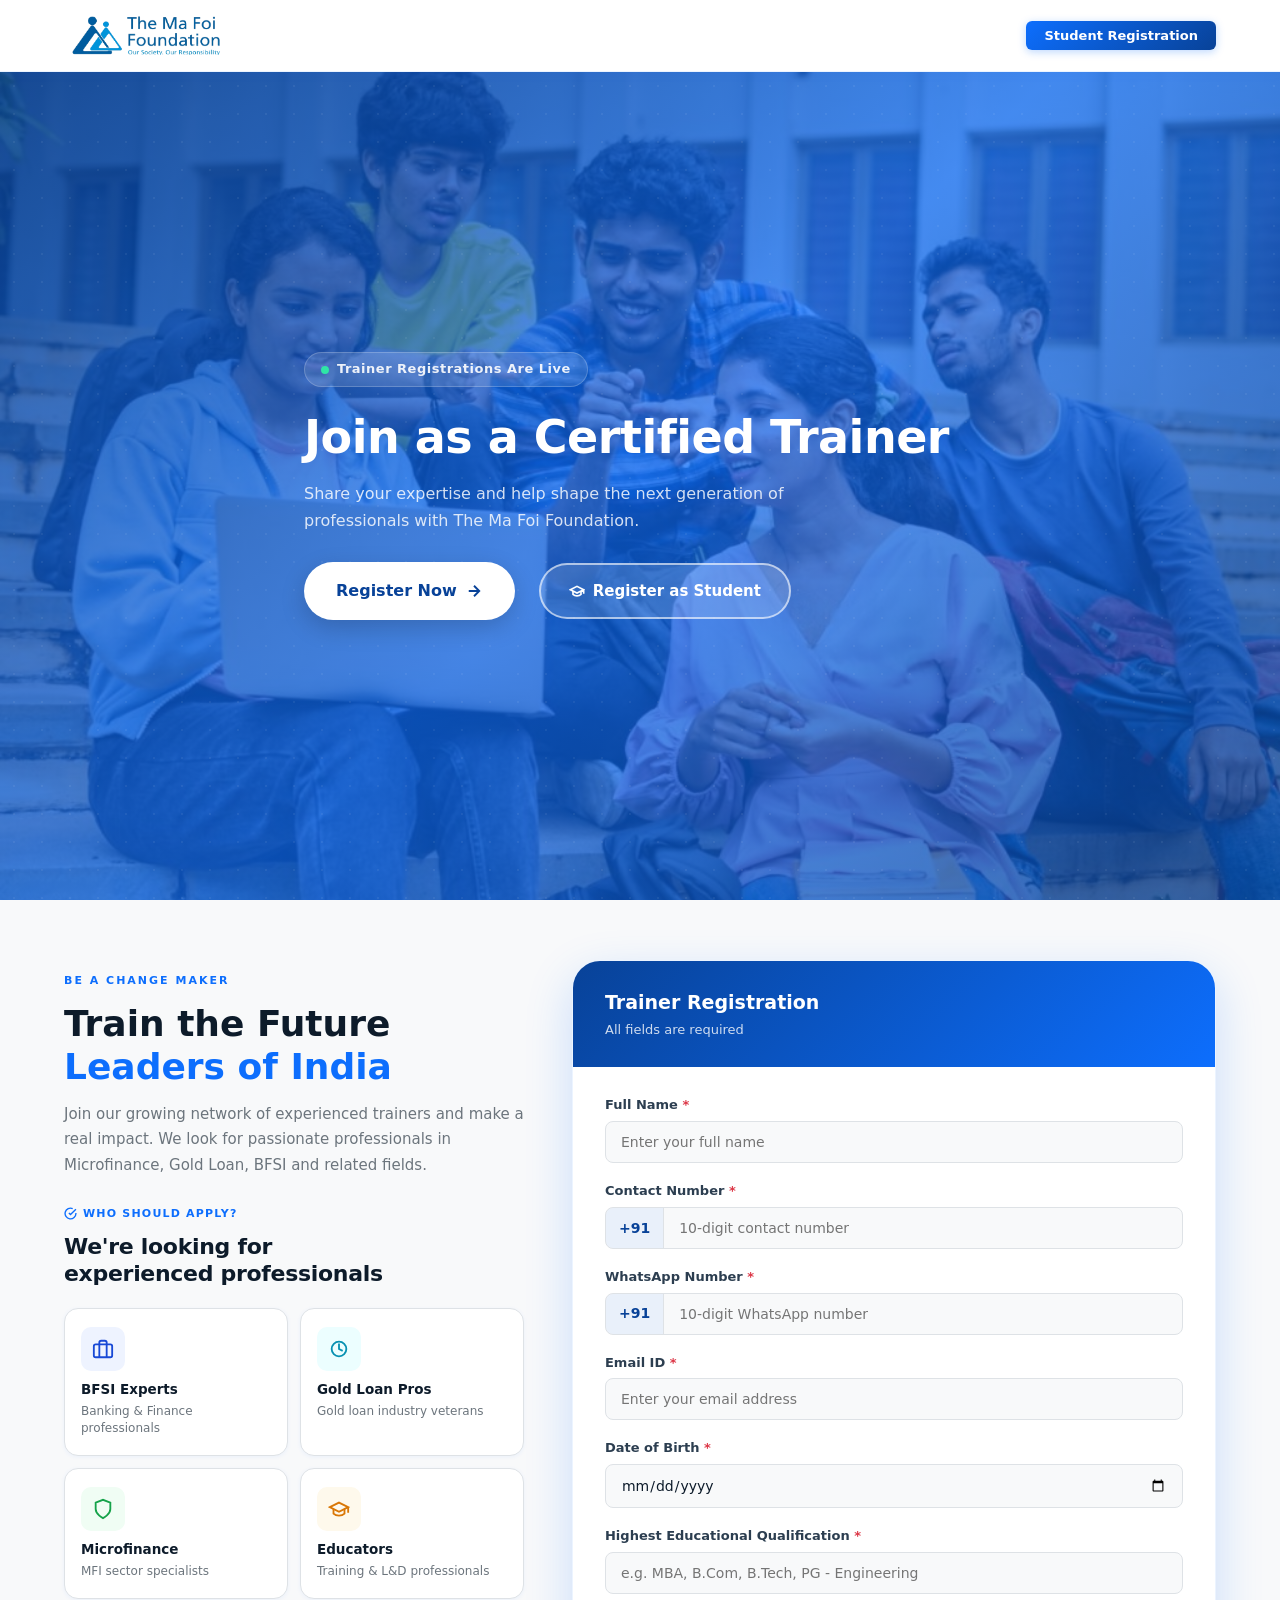
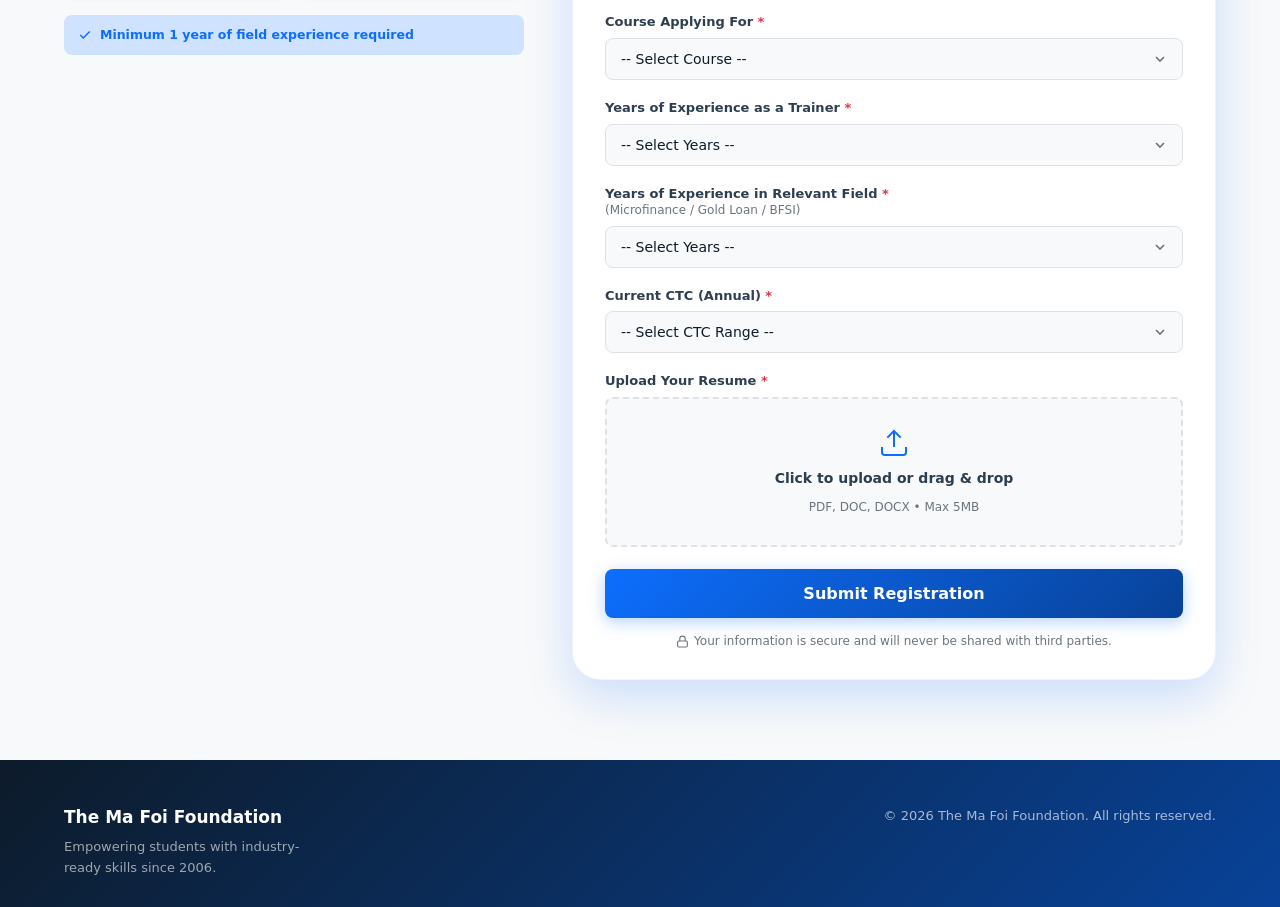
<file: trainer-register.html>
<!DOCTYPE html>
<html lang="en">
<head>
  <meta charset="UTF-8" />
  <meta name="viewport" content="width=device-width, initial-scale=1.0" />
  <title>Trainer Registration | The Ma Foi Foundation</title>
  <link rel="icon" type="image/svg+xml" href="data:image/svg+xml,<svg xmlns='http://www.w3.org/2000/svg' viewBox='0 0 32 32'><rect width='32' height='32' rx='8' fill='%230D6EFD'/><text x='16' y='23' text-anchor='middle' font-family='Inter,sans-serif' font-weight='800' font-size='18' fill='white'>M</text></svg>" />
  <link rel="stylesheet" href="style.css" />
<style>
  .resume-upload-wrap { display: flex; flex-direction: column; gap: 0; }
  .resume-drop-area {
    border: 2px dashed var(--border); border-radius: var(--radius-sm);
    padding: 28px 20px; text-align: center; cursor: pointer;
    background: var(--bg-light); transition: all var(--t);
    display: flex; flex-direction: column; align-items: center; gap: 8px;
  }
  .resume-drop-area:hover { border-color: var(--primary); background: var(--primary-xlight); }
  .resume-drop-area.drag-over { border-color: var(--primary); background: var(--primary-xlight); }
  .resume-drop-text { font-size: 14px; font-weight: 600; color: var(--text-mid); margin: 0; }
  .resume-drop-sub  { font-size: 12px; color: var(--text-muted); margin: 0; }
  .resume-file-info {
    display: flex; align-items: center; gap: 10px;
    background: #F0FDF4; border: 1.5px solid #86EFAC;
    border-radius: var(--radius-sm); padding: 12px 14px; margin-top: 8px;
  }
  .trainer-hero-heading  { font-size: clamp(26px, 4vw, 46px); margin-bottom: 16px; }
  .trainer-hero-desc     { font-size: 16px; margin-bottom: 0; }
  .trainer-hero-cta-group { margin-top: 28px; }
  .trainer-form-left     { padding-top: 12px; }
  @media(min-width: 768px){
    .trainer-form-container { grid-template-columns: 1fr 1.4fr; gap: 48px; }
  }
  @media(max-width: 767px){
    .hero-badge   { margin: 0 auto 18px; }
    .hero-content { text-align: center; }
    .trainer-hero-heading { font-size: 26px; margin-bottom: 12px; }
    .trainer-hero-desc    { font-size: 14px; }
    .trainer-form-left    { padding-top: 0; margin-bottom: 20px; }
    .who-title    { font-size: 19px; }
    .who-grid     { gap: 10px; }
    .resume-drop-area { padding: 22px 14px; }
    .trainer-hero-cta-group { justify-content: center; gap: 12px; margin-top: 4px; }
  }
</style>
</head>
<body>

<!-- HEADER -->
<header class="site-header" id="siteHeader">
  <div class="container header-inner">
    <a href="index.html" class="logo-wrap" aria-label="Ma Foi Foundation">
      <img src="logo.png" alt="Ma Foi Foundation" class="logo-img"
        onerror="this.style.display='none'; document.getElementById('logoFallback').style.display='flex';" />
      <div class="logo-fallback" id="logoFallback">
        <div class="logo-icon">M</div>
        <div class="logo-text">
          <span class="logo-brand">Ma Foi Foundation</span>
          <span class="logo-sub">Trainer Registration</span>
        </div>
      </div>
    </a>
    <nav class="header-nav">
      <a href="index.html" class="btn-register-nav">
        <span>Student Registration</span>
      </a>
    </nav>
  </div>
</header>

<!-- HERO -->
<section class="hero-section">
  <div class="hero-bg">
    <img src="heroimage.jpeg" alt="" class="hero-bg-img"
      onerror="this.style.display='none';" />
    <div class="hero-overlay"></div>
  </div>
  <div class="container hero-content">
    <div class="hero-badge">
      <span class="badge-dot"></span>
      Trainer Registrations Are Live
    </div>
    <h1 class="hero-heading trainer-hero-heading">
      Join as a <span class="hero-highlight">Certified Trainer</span>
    </h1>
    <p class="hero-desc trainer-hero-desc">
      Share your expertise and help shape the next generation of professionals with The Ma Foi Foundation.
    </p>
    <div class="hero-cta-group trainer-hero-cta-group">
      <a href="#formCard" class="btn-primary">
        <span>Register Now</span>
        <svg width="18" height="18" viewBox="0 0 24 24" fill="none" stroke="currentColor" stroke-width="2.5" aria-hidden="true"><path d="M5 12h14M12 5l7 7-7 7"/></svg>
      </a>
      <a href="index.html#register" class="btn-trainer">
        <svg width="16" height="16" viewBox="0 0 24 24" fill="none" stroke="currentColor" stroke-width="2.5"><path d="M22 10v6M2 10l10-5 10 5-10 5z"/><path d="M6 12v5c3 3 9 3 12 0v-5"/></svg>
        <span>Register as Student</span>
      </a>
    </div>
  </div>
</section>

<!-- FORM SECTION -->
<section class="form-section" id="register" style="padding:60px 0 80px;">
  <div class="container form-container trainer-form-container">

    <!-- LEFT PANEL -->
    <div class="form-left trainer-form-left">
      <div class="section-label">Be a Change Maker</div>
      <h2 class="form-heading">Train the Future<br/><span class="text-accent">Leaders of India</span></h2>
      <p class="form-intro">Join our growing network of experienced trainers and make a real impact. We look for passionate professionals in Microfinance, Gold Loan, BFSI and related fields.</p>

      <div class="who-section">
        <div class="who-eyebrow">
          <svg width="13" height="13" viewBox="0 0 24 24" fill="none" stroke="currentColor" stroke-width="2.5"><path d="M22 11.08V12a10 10 0 1 1-5.93-9.14"/><polyline points="22 4 12 14.01 9 11.01"/></svg>
          Who Should Apply?
        </div>
        <h3 class="who-title">We're looking for<br/>experienced professionals</h3>
        <div class="who-grid">
          <div class="who-tile">
            <div class="who-tile-icon" style="background:#EEF3FF;">
              <svg width="22" height="22" viewBox="0 0 24 24" fill="none" stroke="#1849D6" stroke-width="2"><rect x="2" y="7" width="20" height="14" rx="2"/><path d="M16 21V5a2 2 0 0 0-2-2h-4a2 2 0 0 0-2 2v16"/></svg>
            </div>
            <strong>BFSI Experts</strong>
            <span>Banking & Finance professionals</span>
          </div>
          <div class="who-tile">
            <div class="who-tile-icon" style="background:#ECFEFF;">
              <svg width="22" height="22" viewBox="0 0 24 24" fill="none" stroke="#0891B2" stroke-width="2"><circle cx="12" cy="12" r="8"/><path d="M12 6v6l4 2"/></svg>
            </div>
            <strong>Gold Loan Pros</strong>
            <span>Gold loan industry veterans</span>
          </div>
          <div class="who-tile">
            <div class="who-tile-icon" style="background:#F0FDF4;">
              <svg width="22" height="22" viewBox="0 0 24 24" fill="none" stroke="#16A34A" stroke-width="2"><path d="M12 22s8-4 8-10V5l-8-3-8 3v7c0 6 8 10 8 10z"/></svg>
            </div>
            <strong>Microfinance</strong>
            <span>MFI sector specialists</span>
          </div>
          <div class="who-tile">
            <div class="who-tile-icon" style="background:#FEF9EC;">
              <svg width="22" height="22" viewBox="0 0 24 24" fill="none" stroke="#D97706" stroke-width="2"><path d="M22 10v6M2 10l10-5 10 5-10 5z"/><path d="M6 12v5c3 3 9 3 12 0v-5"/></svg>
            </div>
            <strong>Educators</strong>
            <span>Training & L&D professionals</span>
          </div>
        </div>
        <div class="who-footer">
          <svg width="14" height="14" viewBox="0 0 24 24" fill="none" stroke="var(--primary)" stroke-width="2.5"><path d="M20 6L9 17l-5-5"/></svg>
          Minimum 1 year of field experience required
        </div>
      </div>
    </div>

    <!-- FORM CARD -->
    <div class="form-card" id="formCard">
      <div class="form-card-header">
        <h3>Trainer Registration</h3>
        <p>All fields are required</p>
      </div>
      <form id="trainerForm" novalidate style="padding:28px 32px;display:flex;flex-direction:column;gap:18px;">

        <div class="form-group">
          <label class="form-label" for="trFullName">Full Name <span class="req">*</span></label>
          <input type="text" id="trFullName" class="form-input" placeholder="Enter your full name" autocomplete="name" />
          <span class="field-error" id="errTrName">Name is required (min 2 characters).</span>
        </div>

        <div class="form-group">
          <label class="form-label" for="trContact">Contact Number <span class="req">*</span></label>
          <div class="phone-wrap">
            <span class="phone-prefix">+91</span>
            <input type="tel" id="trContact" class="form-input phone-input" placeholder="10-digit contact number" maxlength="10" />
          </div>
          <span class="field-error" id="errTrContact">Please enter a valid 10-digit contact number.</span>
        </div>

        <div class="form-group">
          <label class="form-label" for="trWhatsapp">WhatsApp Number <span class="req">*</span></label>
          <div class="phone-wrap">
            <span class="phone-prefix">+91</span>
            <input type="tel" id="trWhatsapp" class="form-input phone-input" placeholder="10-digit WhatsApp number" maxlength="10" />
          </div>
          <span class="field-error" id="errTrWhatsapp">Please enter a valid 10-digit WhatsApp number.</span>
        </div>

        <div class="form-group">
          <label class="form-label" for="trEmail">Email ID <span class="req">*</span></label>
          <input type="email" id="trEmail" class="form-input" placeholder="Enter your email address" autocomplete="email" />
          <span class="field-error" id="errTrEmail">Please enter a valid email address.</span>
        </div>

        <div class="form-group">
          <label class="form-label" for="trDob">Date of Birth <span class="req">*</span></label>
          <input type="date" id="trDob" class="form-input" />
          <span class="field-error" id="errTrDob">Please select your date of birth.</span>
        </div>

        <div class="form-group">
          <label class="form-label" for="trQual">Highest Educational Qualification <span class="req">*</span></label>
          <input type="text" id="trQual" class="form-input" placeholder="e.g. MBA, B.Com, B.Tech, PG - Engineering" autocomplete="off" />
                    <span class="field-error" id="errTrQual">Please enter your highest educational qualification.</span>
        </div>

        <div class="form-group">
          <label class="form-label" for="trCourse">Course Applying For <span class="req">*</span></label>
          <select id="trCourse" class="form-select">
            <option value="">-- Select Course --</option>
            <option value="BFSI">BFSI</option>
            <option value="Data Analytics">Data Analytics</option>
            <option value="Artificial Intelligence">Artificial Intelligence</option>
            <option value="CyberSecurity">CyberSecurity</option>
            <option value="Gold Loan">Gold Loan</option>
            <option value="Micro Finance">Micro Finance</option>
          </select>
          <span class="field-error" id="errTrCourse">Please select the course you are applying for.</span>
        </div>

        <div class="form-group">
          <label class="form-label" for="trExpTrainer">Years of Experience as a Trainer <span class="req">*</span></label>
          <select id="trExpTrainer" class="form-select">
            <option value="">-- Select Years --</option>
            <option value="0">Less than 1 year</option>
            <option value="1">1 year</option>
            <option value="2">2 years</option>
            <option value="3">3 years</option>
            <option value="4">4 years</option>
            <option value="5">5 years</option>
            <option value="6">6 years</option>
            <option value="7">7 years</option>
            <option value="8">8 years</option>
            <option value="9">9 years</option>
            <option value="10">10+ years</option>
          </select>
          <span class="field-error" id="errTrExpTrainer">Please select years of trainer experience.</span>
        </div>

        <div class="form-group">
          <label class="form-label" for="trExpField">Years of Experience in Relevant Field <span class="req">*</span></label>
          <label class="form-label" style="font-weight:400;font-size:12px;color:var(--text-muted);margin-top:-8px;">(Microfinance / Gold Loan / BFSI)</label>
          <select id="trExpField" class="form-select">
            <option value="">-- Select Years --</option>
            <option value="0">Less than 1 year</option>
            <option value="1">1 year</option>
            <option value="2">2 years</option>
            <option value="3">3 years</option>
            <option value="4">4 years</option>
            <option value="5">5 years</option>
            <option value="6">6 years</option>
            <option value="7">7 years</option>
            <option value="8">8 years</option>
            <option value="9">9 years</option>
            <option value="10">10+ years</option>
          </select>
          <span class="field-error" id="errTrExpField">Please select years of field experience.</span>
        </div>

        <div class="form-group">
          <label class="form-label" for="trCtc">Current CTC (Annual) <span class="req">*</span></label>
          <select id="trCtc" class="form-select">
            <option value="">-- Select CTC Range --</option>
            <option value="Below 2 LPA">Below 2 LPA</option>
            <option value="2 - 4 LPA">2 – 4 LPA</option>
            <option value="4 - 6 LPA">4 – 6 LPA</option>
            <option value="6 - 8 LPA">6 – 8 LPA</option>
            <option value="8 - 10 LPA">8 – 10 LPA</option>
            <option value="10 - 15 LPA">10 – 15 LPA</option>
            <option value="Above 15 LPA">Above 15 LPA</option>
          </select>
          <span class="field-error" id="errTrCtc">Please select your current CTC.</span>
        </div>
        <div class="form-group">
          <label class="form-label" for="trResume">Upload Your Resume <span class="req">*</span></label>
          <div class="resume-upload-wrap" id="resumeWrap">
            <input type="file" id="trResume" accept=".pdf,.doc,.docx" style="display:none;" />
            <div class="resume-drop-area" id="resumeDropArea" onclick="document.getElementById('trResume').click()">
              <svg width="32" height="32" viewBox="0 0 24 24" fill="none" stroke="var(--primary)" stroke-width="1.5"><path d="M21 15v4a2 2 0 0 1-2 2H5a2 2 0 0 1-2-2v-4"/><polyline points="17 8 12 3 7 8"/><line x1="12" y1="3" x2="12" y2="15"/></svg>
              <p class="resume-drop-text">Click to upload or drag & drop</p>
              <p class="resume-drop-sub">PDF, DOC, DOCX • Max 5MB</p>
            </div>
            <div class="resume-file-info hidden" id="resumeFileInfo">
              <svg width="18" height="18" viewBox="0 0 24 24" fill="none" stroke="var(--success)" stroke-width="2"><path d="M14 2H6a2 2 0 0 0-2 2v16a2 2 0 0 0 2 2h12a2 2 0 0 0 2-2V8z"/><polyline points="14 2 14 8 20 8"/></svg>
              <span id="resumeFileName" style="font-size:13px;font-weight:600;color:var(--text-dark);flex:1;"></span>
              <button type="button" onclick="clearResume()" style="background:none;border:none;color:var(--danger);cursor:pointer;padding:2px;">
                <svg width="16" height="16" viewBox="0 0 24 24" fill="none" stroke="currentColor" stroke-width="2.5"><line x1="18" y1="6" x2="6" y2="18"/><line x1="6" y1="6" x2="18" y2="18"/></svg>
              </button>
            </div>
          </div>
          <span class="field-error" id="errTrResume">Please upload your resume (PDF, DOC, or DOCX, max 5MB).</span>
        </div>
        <button type="submit" class="btn-submit" id="trSubmitBtn">
          <span id="trSubmitTxt">Submit Registration</span>
          <div class="btn-spinner hidden" id="trSubmitSpinner"></div>
        </button>
        <p class="form-privacy">
          <svg width="13" height="13" viewBox="0 0 24 24" fill="none" stroke="currentColor" stroke-width="2"><rect x="3" y="11" width="18" height="11" rx="2"/><path d="M7 11V7a5 5 0 0 1 10 0v4"/></svg>
          Your information is secure and will never be shared with third parties.
        </p>
      </form>
    </div>

    <!-- SUCCESS CARD -->
    <div class="success-card hidden" id="successCard">
      <div class="check-wrap">
        <svg class="check-svg" viewBox="0 0 52 52">
          <circle class="check-circle" cx="26" cy="26" r="25" fill="none"/>
          <path class="check-tick" fill="none" d="M14.1 27.2l7.1 7.2 16.7-16.8"/>
        </svg>
      </div>
      <h2 class="success-title">Thank You!</h2>
      <p class="success-msg">Your trainer application has been received!</p>
      <p class="success-sub">The Ma Foi Foundation team will review your profile and reach out within 3–5 working days.</p>
      <div class="success-summary">
        <div class="success-summary-row">
          <span class="success-summary-label">Name</span>
          <span class="success-summary-value" id="trSummaryName">—</span>
        </div>
        <div class="success-summary-row">
          <span class="success-summary-label">Email</span>
          <span class="success-summary-value" id="trSummaryEmail">—</span>
        </div>
        <div class="success-summary-row">
          <span class="success-summary-label">Trainer Exp.</span>
          <span class="success-summary-value" id="trSummaryExp">—</span>
        </div>
        <div class="success-summary-row">
          <span class="success-summary-label">Field Exp.</span>
          <span class="success-summary-value" id="trSummaryField">—</span>
        </div>
      </div>
      <a href="index.html" class="btn-secondary" style="display:inline-flex;margin-top:8px;">Back to Home</a>
    </div>

  </div>
</section>

<!-- FOOTER -->
<footer class="site-footer">
  <div class="container footer-inner">
    <div>
      <div class="footer-logo">The Ma Foi Foundation</div>
      <p class="footer-tag">Empowering students with industry-ready skills since 2006.</p>
    </div>
    <div class="footer-copy">
      <p>&copy; 2026 The Ma Foi Foundation. All rights reserved.</p>
    </div>
  </div>
</footer>

<script>
const CFG = {
  SUPABASE_URL:      'https://sybbmwncglqzwnruzyuf.supabase.co',
  SUPABASE_ANON_KEY: 'eyJhbGciOiJIUzI1NiIsInR5cCI6IkpXVCJ9.eyJpc3MiOiJzdXBhYmFzZSIsInJlZiI6InN5YmJtd25jZ2xxenducnV6eXVmIiwicm9sZSI6ImFub24iLCJpYXQiOjE3ODUzOTQ4MTgsImV4cCI6MjEwMDk3MDgxOH0.QSSKWVf_w0VFwl0FKvK8UWWWMVhPYdzdxGWeLoS2AjY',
};

const $ = id => document.getElementById(id);

/* ── Header scroll ── */
window.addEventListener('scroll', () => {
  document.querySelector('.site-header')?.classList.toggle('scrolled', scrollY > 20);
}, { passive: true });
/* ── Resume upload ── */
const resumeInput = document.getElementById('trResume');
const dropArea    = document.getElementById('resumeDropArea');

['dragenter','dragover'].forEach(ev => {
  dropArea.addEventListener(ev, e => { e.preventDefault(); dropArea.classList.add('drag-over'); });
});
['dragleave','drop'].forEach(ev => {
  dropArea.addEventListener(ev, e => { e.preventDefault(); dropArea.classList.remove('drag-over'); });
});
dropArea.addEventListener('drop', e => {
  const file = e.dataTransfer.files[0];
  if (file) handleResumeFile(file);
});
resumeInput.addEventListener('change', () => {
  if (resumeInput.files[0]) handleResumeFile(resumeInput.files[0]);
});

function handleResumeFile(file) {
  const allowed = ['application/pdf','application/msword','application/vnd.openxmlformats-officedocument.wordprocessingml.document'];
  const ext = file.name.split('.').pop().toLowerCase();
  if (!allowed.includes(file.type) && !['pdf','doc','docx'].includes(ext)) {
    $('errTrResume').classList.add('show');
    $('errTrResume').textContent = 'Only PDF, DOC, or DOCX files are allowed.';
    return;
  }
  if (file.size > 5 * 1024 * 1024) {
    $('errTrResume').classList.add('show');
    $('errTrResume').textContent = 'File size must be under 5MB.';
    return;
  }
  $('errTrResume').classList.remove('show');
  $('resumeDropArea').classList.add('hidden');
  $('resumeFileInfo').classList.remove('hidden');
  $('resumeFileName').textContent = file.name;
  // Store file on input for later upload
  const dt = new DataTransfer();
  dt.items.add(file);
  resumeInput.files = dt.files;
}

function clearResume() {
  resumeInput.value = '';
  $('resumeDropArea').classList.remove('hidden');
  $('resumeFileInfo').classList.add('hidden');
  $('resumeFileName').textContent = '';
}

/* ── Digits only for phone fields ── */
['trContact','trWhatsapp'].forEach(id => {
  $(id)?.addEventListener('input', function() {
    this.value = this.value.replace(/\D/g,'').slice(0,10);
  });
});

/* ── Validation helpers ── */
function showErr(fieldId, errId) {
  const f = $(fieldId); if (f) f.classList.add('error');
  const e = $(errId);   if (e) e.classList.add('show');
}
function clearErr(fieldId, errId) {
  const f = $(fieldId); if (f) f.classList.remove('error');
  const e = $(errId);   if (e) e.classList.remove('show');
}

/* ── Toast ── */
function showToast(msg, type = 'error') {
  let t = document.querySelector('.toast');
  if (!t) { t = document.createElement('div'); t.className = 'toast'; document.body.appendChild(t); }
  t.className = `toast t-${type}`;
  t.innerHTML = `<span>${type === 'success' ? '✓' : '✕'}</span><span>${msg}</span>`;
  requestAnimationFrame(() => requestAnimationFrame(() => t.classList.add('show')));
  clearTimeout(t._timer);
  t._timer = setTimeout(() => t.classList.remove('show'), 4500);
}

/* ── Validate ── */
function validateForm() {
  let ok = true;

  const name = $('trFullName').value.trim();
  if (!name || name.length < 2) { showErr('trFullName','errTrName'); ok=false; }
  else clearErr('trFullName','errTrName');

  const contact = $('trContact').value.trim();
  if (!contact || !/^[6-9]\d{9}$/.test(contact)) { showErr('trContact','errTrContact'); ok=false; }
  else clearErr('trContact','errTrContact');

  const wa = $('trWhatsapp').value.trim();
  if (!wa || !/^[6-9]\d{9}$/.test(wa)) { showErr('trWhatsapp','errTrWhatsapp'); ok=false; }
  else clearErr('trWhatsapp','errTrWhatsapp');

  const email = $('trEmail').value.replace(/\s+/g,'').toLowerCase();
  if (!email || !/^[^\s@]+@[^\s@]+\.[^\s@]{2,}$/.test(email)) { showErr('trEmail','errTrEmail'); ok=false; }
  else { clearErr('trEmail','errTrEmail'); $('trEmail').value = email; }

  if (!$('trDob').value) { showErr('trDob','errTrDob'); ok=false; }
  else clearErr('trDob','errTrDob');

    if (!$('trQual').value.trim()) { showErr('trQual','errTrQual'); ok=false; }
  else clearErr('trQual','errTrQual');

  if ($('trCourse').value === '') { showErr('trCourse','errTrCourse'); ok=false; }
  else clearErr('trCourse','errTrCourse');

  if ($('trExpTrainer').value === '') { showErr('trExpTrainer','errTrExpTrainer'); ok=false; }
  else clearErr('trExpTrainer','errTrExpTrainer');

  if ($('trExpField').value === '') { showErr('trExpField','errTrExpField'); ok=false; }
  else clearErr('trExpField','errTrExpField');

  if (!$('trCtc').value) { showErr('trCtc','errTrCtc'); ok=false; }
  else clearErr('trCtc','errTrCtc');

  const resumeFile = $('trResume').files[0];
  if (!resumeFile) {
    $('errTrResume').textContent = 'Please upload your resume (PDF, DOC, or DOCX, max 5MB).';
    $('errTrResume').classList.add('show');
    ok = false;
  } else {
    $('errTrResume').classList.remove('show');
  }

  return ok;
}

/* ── Submit ── */
$('trainerForm').addEventListener('submit', async function(e) {
  e.preventDefault();
  if (!validateForm()) {
    const firstErr = this.querySelector('.error, .form-input.error, .form-select.error');
    firstErr?.scrollIntoView({ behavior:'smooth', block:'center' });
    return;
  }

  const btn = $('trSubmitBtn');
  btn.disabled = true;
  $('trSubmitTxt').textContent = 'Submitting…';
  $('trSubmitSpinner').classList.remove('hidden');

  /* ── Duplicate check: email ID and mobile number must each be unique ── */
  const emailToCheck   = $('trEmail').value.trim().toLowerCase();
  const contactToCheck = $('trContact').value.trim();
  try {
    const dupRes = await fetch(
      `${CFG.SUPABASE_URL}/rest/v1/trainers_list?select=email,contact_number&or=(email.eq.${encodeURIComponent(emailToCheck)},contact_number.eq.${encodeURIComponent(contactToCheck)})`,
      { headers: { 'apikey': CFG.SUPABASE_ANON_KEY, 'Authorization': `Bearer ${CFG.SUPABASE_ANON_KEY}` } }
    );
    if (dupRes.ok) {
      const existing = await dupRes.json();
      const emailTaken   = existing.some(r => (r.email || '').toLowerCase() === emailToCheck);
      const contactTaken = existing.some(r => r.contact_number === contactToCheck);
      if (emailTaken || contactTaken) {
        showToast(
          emailTaken && contactTaken
            ? 'This email ID and mobile number are already registered.'
            : emailTaken
              ? 'This email ID is already registered.'
              : 'This mobile number is already registered.'
        );
        btn.disabled = false;
        $('trSubmitTxt').textContent = 'Submit Registration';
        $('trSubmitSpinner').classList.add('hidden');
        return;
      }
    }
  } catch (dupErr) {
    // If the check itself fails (e.g. network issue), fall through —
    // the database unique constraint will still block a duplicate insert.
  }

  const expTrainerLabel = $('trExpTrainer').options[$('trExpTrainer').selectedIndex].text;
  const expFieldLabel   = $('trExpField').options[$('trExpField').selectedIndex].text;

  // Upload resume to Supabase Storage first
  let resumeUrl = '';
  const resumeFile = $('trResume').files[0];
  if (resumeFile) {
    const ext      = resumeFile.name.split('.').pop();
    const fileName = `${Date.now()}_${Math.random().toString(36).slice(2)}.${ext}`;
    const uploadRes = await fetch(
      `${CFG.SUPABASE_URL}/storage/v1/object/trainer-resumes/${fileName}`,
      {
        method: 'POST',
        headers: {
          'apikey':        CFG.SUPABASE_ANON_KEY,
          'Authorization': `Bearer ${CFG.SUPABASE_ANON_KEY}`,
          'Content-Type':  resumeFile.type || 'application/octet-stream',
        },
        body: resumeFile,
      }
    );
    if (!uploadRes.ok) {
      const err = await uploadRes.json().catch(() => ({}));
      throw new Error('Resume upload failed: ' + (err.message || uploadRes.status));
    }
    resumeUrl = `${CFG.SUPABASE_URL}/storage/v1/object/public/trainer-resumes/${fileName}`;
  }

  const payload = {
    full_name:          $('trFullName').value.trim(),
    contact_number:     $('trContact').value.trim(),
    whatsapp_number:    $('trWhatsapp').value.trim(),
    email:              $('trEmail').value.trim().toLowerCase(),
    date_of_birth:      $('trDob').value,
    qualification:      $('trQual').value.trim(),
    course_applying_for: $('trCourse').value,
    experience_trainer: parseInt($('trExpTrainer').value),
    experience_field:   parseInt($('trExpField').value),
    current_ctc:        $('trCtc').value,
    trainer_resume:     resumeUrl,
  };

  try {
    const isLocal = window.location.hostname === 'localhost' || window.location.hostname === '127.0.0.1';
    const url = isLocal
      ? `${CFG.SUPABASE_URL}/rest/v1/trainers_list`
      : '/api/register-trainer';

    const options = isLocal ? {
      method: 'POST',
      headers: {
        'Content-Type':  'application/json',
        'apikey':        CFG.SUPABASE_ANON_KEY,
        'Authorization': `Bearer ${CFG.SUPABASE_ANON_KEY}`,
        'Prefer':        'return=representation',
      },
      body: JSON.stringify(payload),
    } : {
      method: 'POST',
      headers: { 'Content-Type': 'application/json' },
      body: JSON.stringify(payload),
    };

    const res = await fetch(url, options);
    if (!res.ok) {
      const err = await res.json().catch(() => ({}));
      throw new Error(err.message || err.error || `Submit failed (${res.status})`);
    }

    $('trSummaryName').textContent  = payload.full_name;
    $('trSummaryEmail').textContent = payload.email;
    $('trSummaryExp').textContent   = expTrainerLabel;
    $('trSummaryField').textContent = expFieldLabel;

    $('formCard').classList.add('hidden');
    $('successCard').classList.remove('hidden');
    $('successCard').scrollIntoView({ behavior:'smooth', block:'center' });

  } catch(err) {
    const msg = err.message || '';
    if (/duplicate key value/i.test(msg)) {
      showToast('This email ID or mobile number is already registered.');
    } else {
      showToast(msg || 'Registration failed. Please try again.');
    }
  } finally {
    btn.disabled = false;
    $('trSubmitTxt').textContent = 'Submit Registration';
    $('trSubmitSpinner').classList.add('hidden');
  }
});
</script>
<script>
  // Desktop: Shift+M
  document.addEventListener('keydown', function(e) {
    if (e.ctrlKey && e.shiftKey && e.key === 'M') {
      window.location.href = 'admin.html';
    }
  });
  // Mobile + Desktop: click logo 5 times quickly
  var _clicks = 0, _timer;
  document.addEventListener('DOMContentLoaded', function() {
    var logo = document.querySelector('.logo-wrap');
    if (!logo) return;
    logo.addEventListener('click', function(e) {
      e.preventDefault();
      _clicks++;
      clearTimeout(_timer);
      if (_clicks >= 5) {
        _clicks = 0;
        window.location.href = 'admin.html';
        return;
      }
      _timer = setTimeout(function() { _clicks = 0; }, 2000);
    });
  });
</script>
</body>
</html>
</file>
<file: style.css>
/* ============================================================
   THE MA FOI FOUNDATION — Single-file Portal
   style.css
   ============================================================ */

/* Inter via system font stack — no external request needed */
:root {
  --primary: #0D6EFD;
  --primary-dark: #084298;
  --primary-deep: #0A3ED1;
  --primary-light: #3d8bfd;
  --primary-xlight: #cfe2ff;
  --bg-white: #FFFFFF;
  --bg-light: #F8F9FA;
  --text-dark: #0D1B2A;
  --text-mid: #2C3E50;
  --text-muted: #6C757D;
  --border: #DEE2E6;
  --success: #198754;
  --danger: #DC3545;
  --danger-light: #f8d7da;
  --shadow-sm: 0 2px 8px rgba(13,110,253,0.08);
  --shadow-md: 0 8px 32px rgba(13,110,253,0.14);
  --shadow-lg: 0 16px 48px rgba(13,110,253,0.20);
  --radius-sm: 8px;
  --radius-md: 14px;
  --radius-lg: 20px;
  --radius-xl: 28px;
  --font: 'Inter', -apple-system, BlinkMacSystemFont, 'Segoe UI', system-ui, sans-serif;
  --t: 0.22s ease;
  --header-h: 72px;
}

*, *::before, *::after { box-sizing: border-box; margin: 0; padding: 0; }
html { scroll-behavior: smooth; }
body { font-family: var(--font); color: var(--text-dark); background: var(--bg-white); line-height: 1.6; overflow-x: hidden; }
img { max-width: 100%; display: block; }
a { text-decoration: none; color: inherit; }
button { cursor: pointer; border: none; font-family: var(--font); }
select, input { font-family: var(--font); }
.hidden { display: none !important; }
.req { color: var(--danger); }

.container { width: 100%; max-width: 1200px; margin: 0 auto; padding: 0 24px; }

/* ---- HEADER ---- */
.site-header {
  position: sticky; top: 0; z-index: 1000;
  height: var(--header-h);
  background: rgba(255,255,255,0.97);
  backdrop-filter: blur(16px);
  -webkit-backdrop-filter: blur(16px);
  border-bottom: 1px solid rgba(13,110,253,0.08);
  box-shadow: 0 1px 12px rgba(13,110,253,0.06);
  transition: box-shadow var(--t);
}
.site-header.scrolled { box-shadow: 0 4px 24px rgba(13,110,253,0.11); }
.header-inner {
  display: flex; align-items: center;
  justify-content: space-between;
  height: 100%; gap: 12px;
}

/* ---- LOGO ---- */
.logo-wrap {
  display: flex; align-items: center;
  flex-shrink: 0; max-width: 55%;
  text-decoration: none;
}
.logo-img {
  height: 40px; width: auto;
  max-width: 180px;
  object-fit: contain;
  display: block;
}
.logo-fallback {
  display: none;
  align-items: center;
  gap: 9px;
}
.logo-icon {
  width: 36px; height: 36px; flex-shrink: 0;
  background: linear-gradient(135deg, var(--primary), var(--primary-dark));
  border-radius: 9px; display: flex; align-items: center; justify-content: center;
  color: white; font-weight: 800; font-size: 16px;
}
.logo-text { display: flex; flex-direction: column; }
.logo-brand { font-size: 14px; font-weight: 700; color: var(--primary-dark); line-height: 1.15; white-space: nowrap; }
.logo-sub   { font-size: 10.5px; color: var(--text-muted); font-weight: 500; letter-spacing: 0.3px; white-space: nowrap; }

/* ---- NAV ---- */
.header-nav {
  display: flex; align-items: center;
  gap: 8px; flex-shrink: 0;
}

/* Admin button hidden on all devices */
.btn-admin-nav { display: none !important; }

.btn-register-nav {
  display: inline-flex; align-items: center;
  padding: 8px 18px; border-radius: 6px;
  font-size: 13px; font-weight: 600; line-height: 1;
  background: linear-gradient(135deg, var(--primary), var(--primary-dark));
  color: white; box-shadow: 0 2px 8px rgba(13,110,253,0.28);
  transition: all var(--t); white-space: nowrap; text-decoration: none;
}
.btn-register-nav:hover {
  transform: translateY(-1px);
  box-shadow: 0 4px 14px rgba(13,110,253,0.38);
}

.btn-reg-short { display: none; }
.btn-reg-full  { display: inline; }

/* ---- HERO ---- */
.hero-section {
  position: relative;
  min-height: calc(100vh - var(--header-h));
  display: flex; align-items: center; overflow: hidden;
  background: linear-gradient(135deg, #0D1B2A 0%, var(--primary-dark) 50%, var(--primary) 100%);
}
.hero-section::after {
  content: ''; position: absolute; inset: 0;
  background-image: radial-gradient(rgba(255,255,255,0.06) 1px, transparent 1px);
  background-size: 28px 28px; z-index: 1; pointer-events: none;
}
.hero-bg { position: absolute; inset: 0; z-index: 0; }
.hero-bg-img { width: 100%; height: 100%; object-fit: cover; object-position: center; display: block; }
.hero-overlay {
  position: absolute; inset: 0;
  background: linear-gradient(135deg, rgba(8,66,152,0.85) 0%, rgba(13,110,253,0.70) 50%, rgba(8,66,152,0.80) 100%);
}
.hero-content { position: relative; z-index: 2; padding: 80px 24px; max-width: 720px; animation: fadeInUp 0.8s ease both; }
.hero-badge {
  display: inline-flex; align-items: center; gap: 8px;
  background: rgba(255,255,255,0.12); border: 1px solid rgba(255,255,255,0.20);
  color: rgba(255,255,255,0.90); font-size: 13px; font-weight: 600; letter-spacing: 0.5px;
  padding: 6px 16px; border-radius: 50px; margin-bottom: 24px; backdrop-filter: blur(8px);
}
.badge-dot { width: 8px; height: 8px; background: #2FE6A6; border-radius: 50%; animation: pulseDot 2s ease-in-out infinite; }
.hero-heading { font-size: clamp(30px, 5vw, 56px); font-weight: 800; color: white; line-height: 1.15; letter-spacing: -0.5px; margin-bottom: 20px; }
.hero-highlight { color: white; }
.hero-desc { font-size: 18px; color: rgba(255,255,255,0.82); line-height: 1.7; margin-bottom: 36px; max-width: 540px; }
.hero-cta-group { display: flex; align-items: center; gap: 24px; flex-wrap: wrap; }
.btn-primary {
  display: inline-flex; align-items: center; gap: 8px;
  background: white; color: var(--primary-dark); font-weight: 700; border-radius: 50px;
  padding: 16px 32px; font-size: 16px; transition: all var(--t);
  box-shadow: 0 8px 24px rgba(0,0,0,0.18);
}
.btn-primary:hover { transform: translateY(-2px); box-shadow: 0 12px 32px rgba(0,0,0,0.26); background: #e8f0fe; }
.btn-trainer {
  display: inline-flex; align-items: center; gap: 8px;
  background: rgba(255,255,255,0.15); border: 2px solid rgba(255,255,255,0.60);
  color: white; font-weight: 700; border-radius: 50px;
  padding: 14px 28px; font-size: 15px; transition: all var(--t);
  backdrop-filter: blur(8px); text-decoration: none;
}
.btn-trainer:hover { background: rgba(255,255,255,0.25); border-color: white; transform: translateY(-2px); }
.hero-trust { color: rgba(255,255,255,0.80); font-size: 14px; font-weight: 500; display: flex; align-items: center; gap: 6px; }
.trust-icon { color: #2FE6A6; margin-right: 4px; }
.hero-scroll { position: absolute; bottom: 32px; left: 50%; transform: translateX(-50%); z-index: 2; }
.scroll-arrow { width: 22px; height: 22px; border-right: 2px solid rgba(255,255,255,0.5); border-bottom: 2px solid rgba(255,255,255,0.5); transform: rotate(45deg); animation: scrollBounce 1.8s ease-in-out infinite; }

/* ---- HIGHLIGHTS ---- */
.highlights-strip { background: white; border-bottom: 1px solid var(--border); padding: 18px 0; box-shadow: var(--shadow-sm); }
.highlights-inner { display: flex; align-items: center; justify-content: center; flex-wrap: wrap; }
.highlight-item { display: flex; align-items: center; gap: 12px; padding: 10px 28px; }
.highlight-item strong { display: block; font-size: 13px; font-weight: 700; color: var(--text-dark); }
.highlight-item span  { font-size: 11px; color: var(--text-muted); }
.highlight-icon { display: flex; align-items: center; }
.h-divider { width: 1px; height: 36px; background: var(--border); }

/* ---- FORM SECTION ---- */
.form-section { background: var(--bg-light); padding: 80px 0 100px; }
.form-container { display: grid; grid-template-columns: 1fr 1.2fr; gap: 56px; align-items: start; }
.form-left { padding-top: 16px; }
.section-label { font-size: 11px; font-weight: 700; letter-spacing: 2px; text-transform: uppercase; color: var(--primary); margin-bottom: 12px; }
.form-heading { font-size: clamp(24px, 3vw, 36px); font-weight: 800; color: var(--text-dark); line-height: 1.2; margin-bottom: 14px; }
.text-accent { color: var(--primary); }
.form-intro { font-size: 15px; color: var(--text-muted); line-height: 1.7; margin-bottom: 24px; }
.program-list { display: flex; flex-wrap: wrap; gap: 10px; margin-bottom: 0; }
.program-pill {
  display: flex; align-items: center; gap: 6px;
  background: white; border: 1.5px solid var(--border); border-radius: 50px;
  padding: 7px 16px; font-size: 13px; font-weight: 600; color: var(--text-mid);
  transition: all var(--t); cursor: default; box-shadow: var(--shadow-sm);
}
.program-pill:hover { border-color: var(--primary); color: var(--primary); transform: translateY(-1px); }

/* ---- WHO SHOULD APPLY ---- */
.who-section { margin-top: 8px; }
.who-eyebrow {
  display: inline-flex; align-items: center; gap: 6px;
  font-size: 11px; font-weight: 700; letter-spacing: 1.2px;
  text-transform: uppercase; color: var(--primary);
  margin-bottom: 10px;
}
.who-title {
  font-size: 22px; font-weight: 800;
  color: var(--text-dark); line-height: 1.25;
  letter-spacing: -0.3px; margin-bottom: 20px;
}
.who-grid {
  display: grid;
  grid-template-columns: 1fr 1fr;
  gap: 12px;
  margin-bottom: 16px;
}
.who-tile {
  background: white;
  border: 1px solid var(--border);
  border-radius: var(--radius-md);
  padding: 18px 16px;
  display: flex; flex-direction: column; gap: 6px;
  transition: all var(--t);
  cursor: default;
  box-shadow: 0 1px 4px rgba(13,110,253,0.06);
  position: relative; overflow: hidden;
}
.who-tile::after {
  content: '';
  position: absolute; bottom: 0; left: 0; right: 0; height: 2px;
  background: linear-gradient(90deg, var(--primary), var(--primary-light));
  transform: scaleX(0); transform-origin: left;
  transition: transform var(--t);
}
.who-tile:hover { transform: translateY(-3px); box-shadow: var(--shadow-md); border-color: var(--primary-xlight); }
.who-tile:hover::after { transform: scaleX(1); }
.who-tile-icon {
  width: 44px; height: 44px;
  border-radius: 10px;
  display: flex; align-items: center; justify-content: center;
  margin-bottom: 4px;
  transition: transform var(--t);
}
.who-tile:hover .who-tile-icon { transform: scale(1.08); }
.who-tile strong { font-size: 13.5px; font-weight: 700; color: var(--text-dark); line-height: 1.2; }
.who-tile span   { font-size: 12px; color: var(--text-muted); line-height: 1.4; }
.who-footer {
  display: flex; align-items: center; gap: 8px;
  font-size: 12.5px; font-weight: 600; color: var(--primary);
  background: var(--primary-xlight);
  padding: 10px 14px; border-radius: var(--radius-sm);
}

/* ---- FORM CARD ---- */
.form-card { background: white; border-radius: var(--radius-xl); box-shadow: var(--shadow-lg); border: 1px solid rgba(13,110,253,0.08); overflow: hidden; }
.form-card-header { background: linear-gradient(135deg, var(--primary-dark), var(--primary)); padding: 26px 32px; color: white; }
.form-card-header h3 { font-size: 19px; font-weight: 700; margin-bottom: 3px; }
.form-card-header p  { font-size: 13px; opacity: 0.8; }
#registrationForm { padding: 28px 32px; display: flex; flex-direction: column; gap: 18px; }

.form-group { display: flex; flex-direction: column; gap: 5px; }
.form-label { font-size: 13px; font-weight: 600; color: var(--text-mid); }
.form-input, .form-select {
  width: 100%; padding: 12px 15px;
  border: 1.5px solid var(--border); border-radius: var(--radius-sm);
  font-size: 14px; color: var(--text-dark); background: var(--bg-light);
  transition: all var(--t); outline: none; -webkit-appearance: none; appearance: none;
}
.form-input:focus, .form-select:focus { border-color: var(--primary); background: white; box-shadow: 0 0 0 3px rgba(13,110,253,0.10); }
.form-input.error, .form-select.error { border-color: var(--danger); }
.form-select {
  background-image: url("data:image/svg+xml,%3Csvg xmlns='http://www.w3.org/2000/svg' width='16' height='16' viewBox='0 0 24 24' fill='none' stroke='%236C757D' stroke-width='2.5'%3E%3Cpath d='M6 9l6 6 6-6'/%3E%3C/svg%3E");
  background-repeat: no-repeat; background-position: right 14px center; padding-right: 40px; cursor: pointer;
}
.field-error { font-size: 12px; color: var(--danger); font-weight: 500; display: none; }
.field-error.show { display: block; }

.phone-wrap { display: flex; align-items: stretch; border: 1.5px solid var(--border); border-radius: var(--radius-sm); overflow: hidden; transition: all var(--t); background: var(--bg-light); }
.phone-wrap:focus-within { border-color: var(--primary); background: white; box-shadow: 0 0 0 3px rgba(13,110,253,0.10); }
.phone-wrap.error { border-color: var(--danger); }
.phone-prefix { display: flex; align-items: center; padding: 0 13px; background: rgba(13,110,253,0.06); border-right: 1.5px solid var(--border); font-size: 14px; font-weight: 700; color: var(--primary-dark); }
.phone-input { border: none !important; background: transparent !important; box-shadow: none !important; border-radius: 0 !important; flex: 1; }

.btn-submit {
  width: 100%; padding: 15px 24px;
  background: linear-gradient(135deg, var(--primary), var(--primary-dark));
  color: white; font-size: 16px; font-weight: 700; border-radius: var(--radius-sm);
  transition: all var(--t); box-shadow: 0 4px 16px rgba(13,110,253,0.30);
  display: flex; align-items: center; justify-content: center; gap: 10px; margin-top: 4px;
}
.btn-submit:hover:not(:disabled) { transform: translateY(-2px); box-shadow: 0 8px 24px rgba(13,110,253,0.40); }
.btn-submit:disabled { opacity: 0.7; cursor: not-allowed; }
.btn-spinner { width: 18px; height: 18px; border: 2.5px solid rgba(255,255,255,0.35); border-top-color: white; border-radius: 50%; animation: spin 0.8s linear infinite; }
.form-privacy { font-size: 12px; color: var(--text-muted); text-align: center; margin-top: -4px; display: flex; align-items: center; justify-content: center; gap: 5px; }

/* ---- SUCCESS CARD ---- */
.success-card {
  background: white; border-radius: var(--radius-xl); box-shadow: var(--shadow-lg);
  border: 1px solid rgba(25,135,84,0.12); padding: 56px 40px; text-align: center;
  animation: successPop 0.5s cubic-bezier(0.175,0.885,0.32,1.275) both;
}
.check-wrap { display: flex; justify-content: center; margin-bottom: 24px; }
.check-svg { width: 80px; height: 80px; }
.check-circle { stroke: var(--success); stroke-width: 2; stroke-dasharray: 166; stroke-dashoffset: 166; animation: strokeDraw 0.6s ease forwards 0.1s; }
.check-tick { stroke: var(--success); stroke-width: 3; stroke-linecap: round; stroke-linejoin: round; stroke-dasharray: 48; stroke-dashoffset: 48; animation: strokeDraw 0.4s ease forwards 0.65s; }
.success-title { font-size: 32px; font-weight: 800; color: var(--text-dark); margin-bottom: 10px; }
.success-msg   { font-size: 17px; font-weight: 600; color: var(--success); margin-bottom: 10px; }
.success-sub   { font-size: 14px; color: var(--text-muted); line-height: 1.7; margin-bottom: 28px; max-width: 340px; margin-left: auto; margin-right: auto; }
.btn-secondary {
  display: inline-flex; align-items: center; gap: 8px; padding: 13px 26px;
  background: white; border: 2px solid var(--primary); color: var(--primary);
  font-size: 14px; font-weight: 700; border-radius: var(--radius-sm);
  cursor: pointer; transition: all var(--t);
}
.btn-secondary:hover { background: var(--primary); color: white; transform: translateY(-1px); box-shadow: 0 6px 16px rgba(13,110,253,0.25); }

/* ---- SUCCESS SUMMARY ---- */
.success-summary {
  background: var(--bg-light); border: 1px solid var(--border);
  border-radius: var(--radius-sm); padding: 16px 20px;
  margin-bottom: 24px; text-align: left; width: 100%;
}
.success-summary-row {
  display: flex; align-items: center; justify-content: space-between;
  padding: 7px 0; border-bottom: 1px solid var(--border); gap: 12px;
}
.success-summary-row:last-child { border-bottom: none; }
.success-summary-label { font-size: 12px; font-weight: 600; color: var(--text-muted); text-transform: uppercase; letter-spacing: 0.5px; flex-shrink: 0; }
.success-summary-value { font-size: 13.5px; font-weight: 600; color: var(--text-dark); text-align: right; word-break: break-all; }

/* ---- FOOTER ---- */
.site-footer { background: linear-gradient(135deg, #0D1B2A, var(--primary-dark)); color: white; padding: 44px 0 28px; }
.footer-inner { display: flex; justify-content: space-between; align-items: flex-start; flex-wrap: wrap; gap: 28px; }
.footer-logo { font-size: 17px; font-weight: 700; margin-bottom: 6px; }
.footer-tag  { font-size: 13px; color: rgba(255,255,255,0.6); max-width: 260px; }
.footer-copy { text-align: right; font-size: 13px; color: rgba(255,255,255,0.65); line-height: 1.8; }
.footer-powered { color: rgba(255,255,255,0.4) !important; font-size: 12px; }

/* ---- TOAST ---- */
.toast {
  position: fixed; bottom: 28px; right: 28px; z-index: 99999;
  background: white; border-radius: var(--radius-md); padding: 14px 18px;
  box-shadow: 0 8px 32px rgba(0,0,0,0.15); border-left: 4px solid var(--primary);
  font-size: 14px; font-weight: 500; color: var(--text-dark);
  transform: translateX(130%); transition: transform 0.35s cubic-bezier(0.175,0.885,0.32,1.275);
  display: flex; align-items: center; gap: 10px; max-width: 320px;
}
.toast.show { transform: translateX(0); }
.toast.t-success { border-left-color: var(--success); }
.toast.t-error   { border-left-color: var(--danger); }

/* ---- LOADING SKELETON ---- */
.skeleton-wrap { padding: 28px 32px; display: flex; flex-direction: column; gap: 16px; }
.skeleton-line {
  height: 14px; border-radius: 6px;
  background: linear-gradient(90deg, #f0f0f0 25%, #e4e4e4 50%, #f0f0f0 75%);
  background-size: 400px 100%;
  animation: shimmer 1.4s ease-in-out infinite;
}
.skeleton-line.short  { width: 40%; }
.skeleton-line.medium { width: 65%; }
.skeleton-line.tall   { height: 44px; border-radius: var(--radius-sm); }

/* ---- KEYFRAMES ---- */
@keyframes fadeInUp    { from { opacity:0; transform:translateY(30px); } to { opacity:1; transform:translateY(0); } }
@keyframes fadeIn      { from { opacity:0; } to { opacity:1; } }
@keyframes slideUp     { from { opacity:0; transform:translateY(24px) scale(0.97); } to { opacity:1; transform:translateY(0) scale(1); } }
@keyframes spin        { to { transform:rotate(360deg); } }
@keyframes pulseDot    { 0%,100%{transform:scale(1);opacity:1;} 50%{transform:scale(1.4);opacity:0.6;} }
@keyframes scrollBounce{ 0%,100%{transform:rotate(45deg) translateY(0);opacity:1;} 50%{transform:rotate(45deg) translateY(6px);opacity:0.5;} }
@keyframes successPop  { from{opacity:0;transform:scale(0.85);} to{opacity:1;transform:scale(1);} }
@keyframes strokeDraw  { to{stroke-dashoffset:0;} }
@keyframes shimmer     { 0%{background-position:-400px 0} 100%{background-position:400px 0} }

/* ============================================================
   RESPONSIVE
   ============================================================ */

/* ---- Tablet: 768px – 1023px ---- */
@media(max-width:1023px){
  .logo-img   { max-width: 150px; height: 36px; }
  .logo-brand { font-size: 13px; }
  .logo-sub   { font-size: 10px; }
}

/* ---- Mobile: ≤ 767px ---- */
@media(max-width:767px){
  :root { --header-h: 58px; }

  .header-inner { padding: 0 16px; gap: 8px; }

  .logo-img   { height: 32px; max-width: 130px; }
  .logo-icon  { width: 30px; height: 30px; font-size: 13px; border-radius: 7px; }
  .logo-brand { font-size: 12.5px; }
  .logo-sub   { display: none; }

  .header-nav       { gap: 6px; }
  .btn-register-nav { padding: 7px 13px; font-size: 12px; border-radius: 5px; }
  .btn-reg-full     { display: none; }
  .btn-reg-short    { display: inline; }

  /* Hero */
  .hero-section  { min-height: 60vh; }
  .hero-content  { padding: 48px 16px; }
  .hero-desc     { font-size: 15px; }
  .hero-scroll   { display: none; }

  /* Form layout — show left panel on mobile */
  .form-container    { grid-template-columns: 1fr; }
  .form-left         { display: block; margin-bottom: 24px; }
  .who-grid          { grid-template-columns: 1fr 1fr; }
  .success-card      { grid-column: 1; }
  #registrationForm  { padding: 20px 16px; }
  .form-card-header  { padding: 18px 16px; }

  /* Other */
  .highlights-strip  { display: none; }
  .footer-inner      { flex-direction: column; }
  .footer-copy       { text-align: left; }
  .success-summary   { padding: 12px 14px; }
}

/* ---- Small mobile: ≤ 400px ---- */
@media(max-width:400px){
  .logo-img     { max-width: 110px; }
  .logo-brand   { font-size: 12px; }
  .hero-content { padding: 48px 16px; }
  .who-grid     { grid-template-columns: 1fr; }
}

/* ---- Reduced motion ---- */
@media(prefers-reduced-motion:reduce){
  *,*::before,*::after { animation-duration:0.01ms!important; transition-duration:0.01ms!important; }
  .btn-spinner { animation: spin 1.5s linear infinite; }
}
</file>
